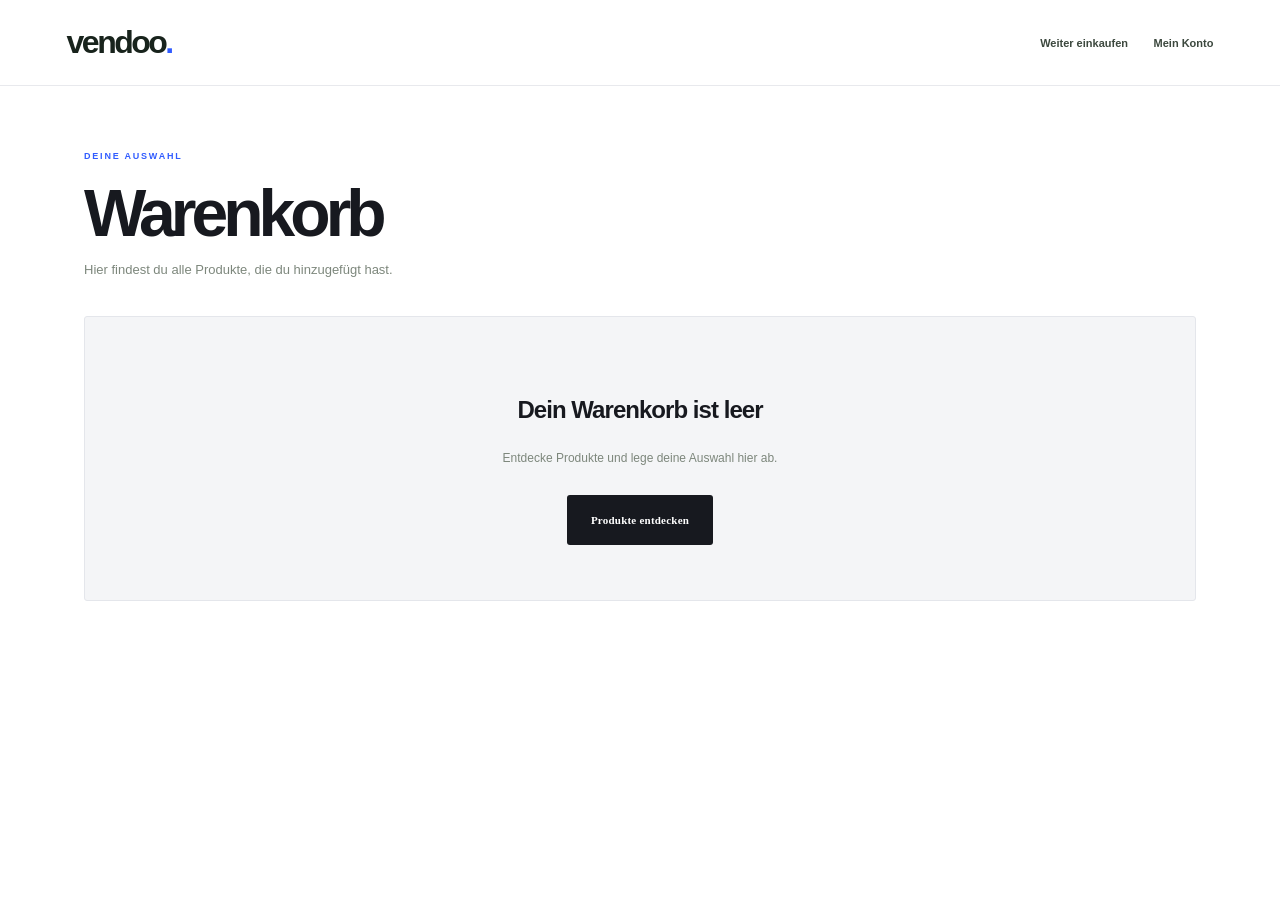
<file: cart.html>
<!doctype html><html lang="de"><head><meta charset="utf-8"><meta name="viewport" content="width=device-width,initial-scale=1"><title>Warenkorb – Vendoo</title><link rel="stylesheet" href="styles.css?v=vendoo03"><script src="products.js?v=vendoo03" defer></script><script src="app.js?v=vendoo03" defer></script></head><body><header class="header"><a class="logo" href="index.html">vendoo<span>.</span></a><nav class="nav"><a href="index.html">Weiter einkaufen</a><a href="account.html">Mein Konto</a></nav></header><main class="page-wrap"><p class="kicker">DEINE AUSWAHL</p><h1 class="page-title">Warenkorb</h1><p class="page-intro">Hier findest du alle Produkte, die du hinzugefügt hast.</p><div id="cart-page"></div></main></body></html>
</file>
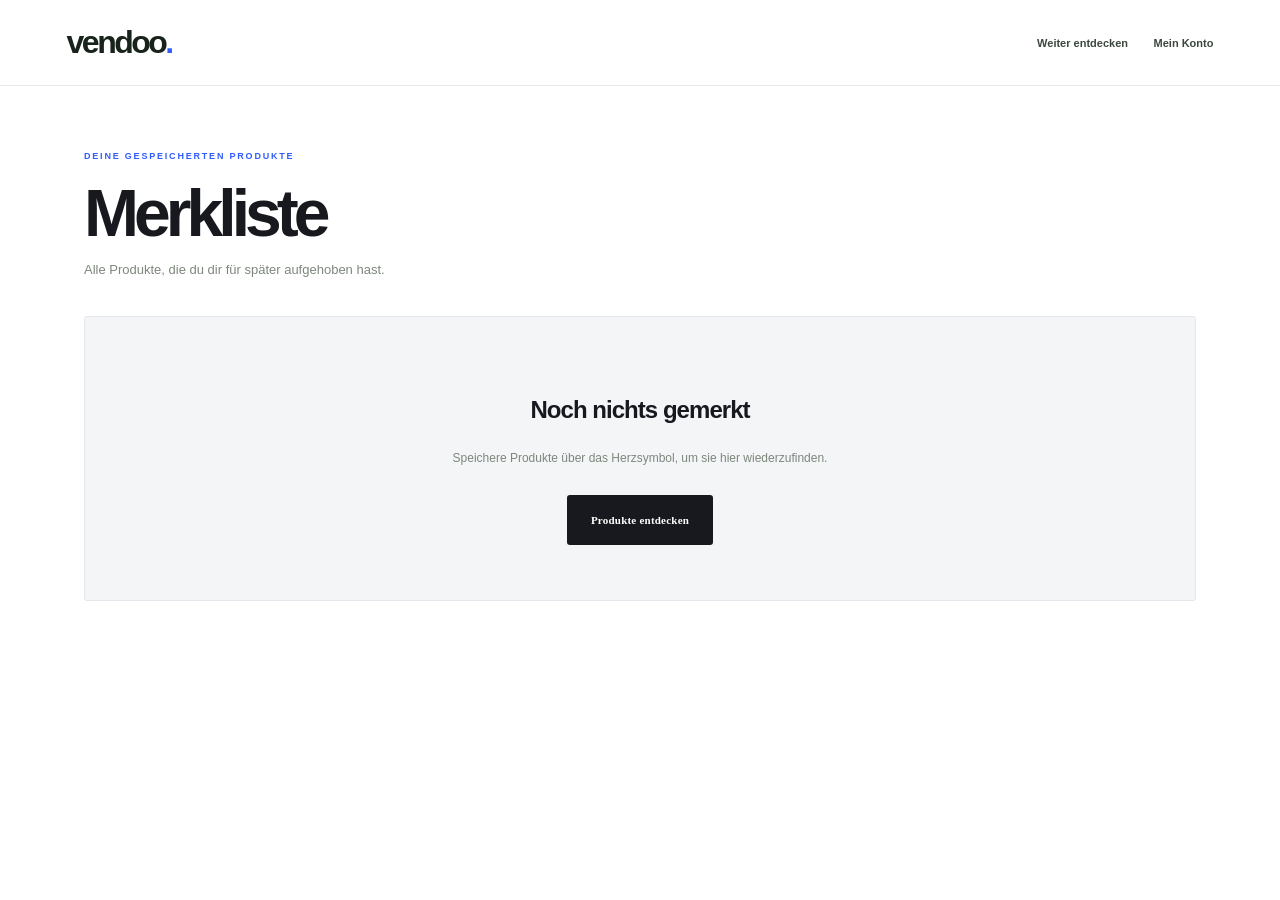
<file: favorites.html>
<!doctype html><html lang="de"><head><meta charset="utf-8"><meta name="viewport" content="width=device-width,initial-scale=1"><title>Merkliste – Vendoo</title><link rel="stylesheet" href="styles.css?v=vendoo03"><script src="products.js?v=vendoo03" defer></script><script src="app.js?v=vendoo03" defer></script></head><body><header class="header"><a class="logo" href="index.html">vendoo<span>.</span></a><nav class="nav"><a href="index.html">Weiter entdecken</a><a href="account.html">Mein Konto</a></nav></header><main class="page-wrap"><p class="kicker">DEINE GESPEICHERTEN PRODUKTE</p><h1 class="page-title">Merkliste</h1><p class="page-intro">Alle Produkte, die du dir für später aufgehoben hast.</p><div id="favorites-page"></div></main></body></html>
</file>
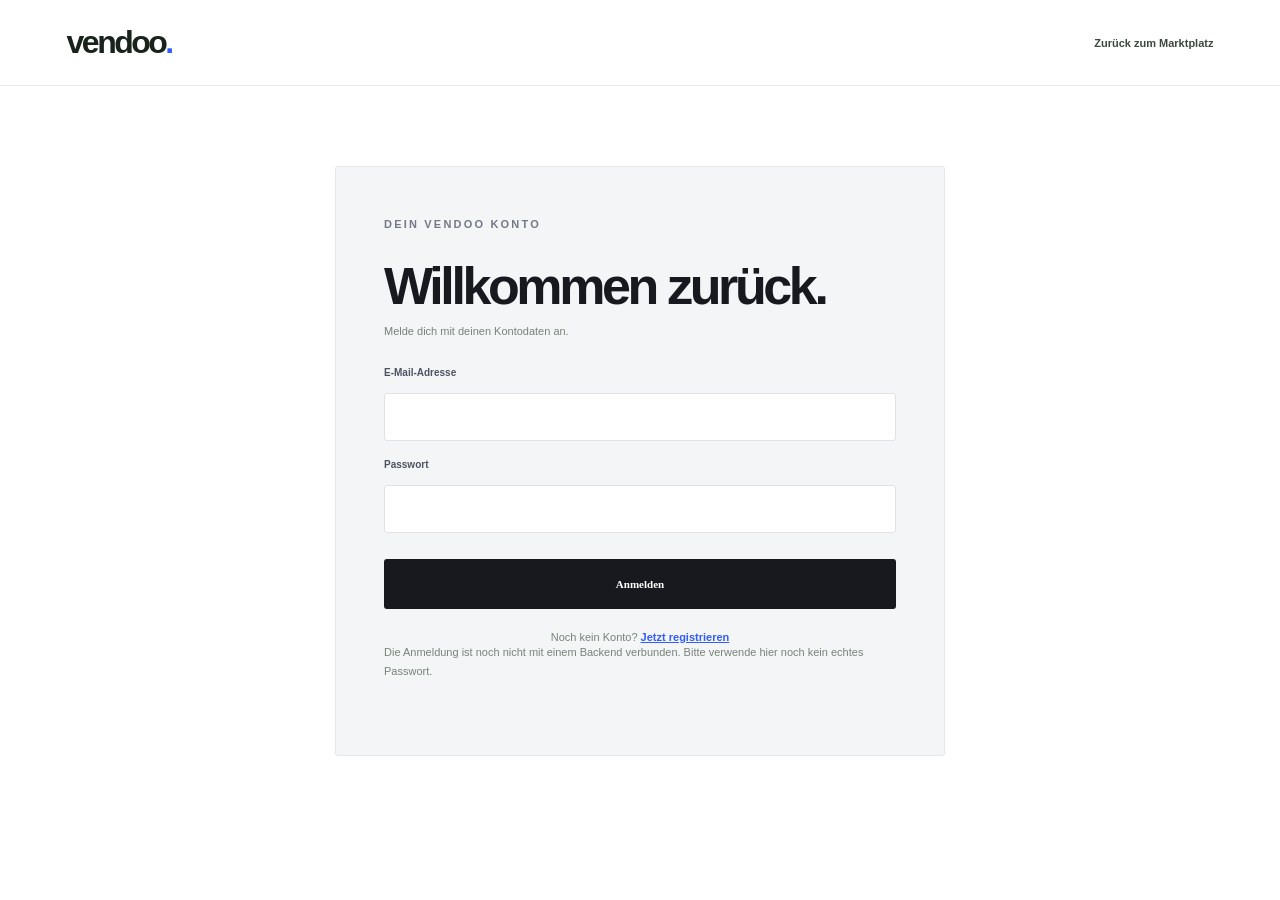
<file: login.html>
<!doctype html><html lang="de"><head><meta charset="utf-8"><meta name="viewport" content="width=device-width,initial-scale=1"><title>Anmelden – Vendoo</title><link rel="stylesheet" href="styles.css?v=vendoo03"><script src="app.js?v=vendoo03" defer></script></head><body><header class="header"><a class="logo" href="index.html">vendoo<span>.</span></a><nav class="nav"><a href="index.html">Zurück zum Marktplatz</a></nav></header><main class="page-wrap"><div class="form-card"><p class="kicker">DEIN VENDOO KONTO</p><h1>Willkommen zurück.</h1><p>Melde dich mit deinen Kontodaten an.</p><form id="auth-form"><div class="field"><label for="email">E-Mail-Adresse</label><input id="email" type="email" autocomplete="email" required></div><div class="field"><label for="password">Passwort</label><input id="password" type="password" autocomplete="current-password" required></div><div id="form-notice" class="notice error" hidden></div><button class="form-submit">Anmelden</button></form><div class="form-switch">Noch kein Konto? <a href="register.html">Jetzt registrieren</a></div><p class="form-note">Die Anmeldung ist noch nicht mit einem Backend verbunden. Bitte verwende hier noch kein echtes Passwort.</p></div></main></body></html>
</file>
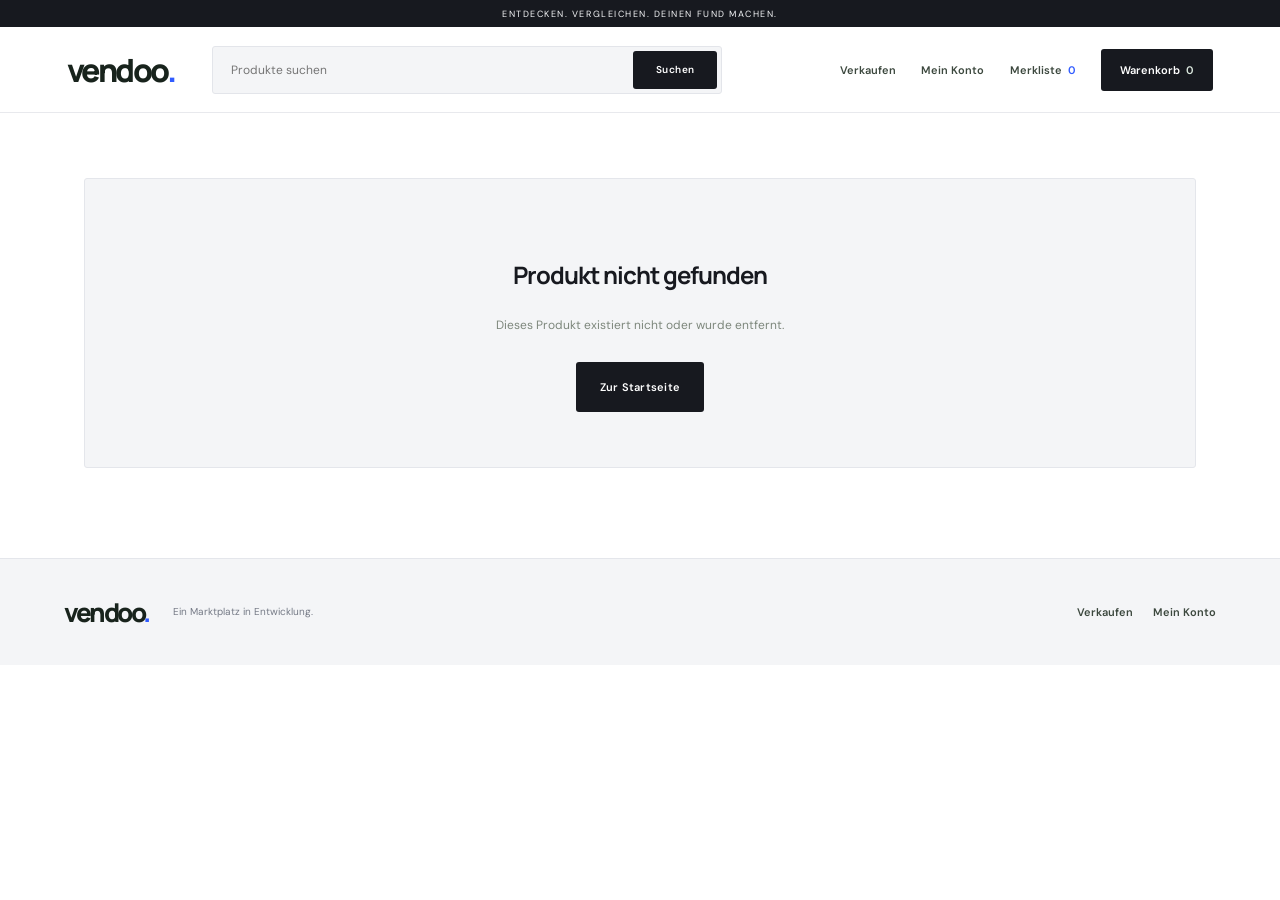
<file: product.html>
<!doctype html><html lang="de"><head><meta charset="utf-8"><meta name="viewport" content="width=device-width,initial-scale=1"><title>Produkt – Vendoo</title><link rel="preconnect" href="https://fonts.googleapis.com"><link href="https://fonts.googleapis.com/css2?family=DM+Sans:wght@400;500;600;700&family=Manrope:wght@500;600;700;800&display=swap" rel="stylesheet"><link rel="stylesheet" href="styles.css?v=vendoo03"><script src="products.js?v=vendoo03" defer></script><script src="app.js?v=vendoo03" defer></script></head><body><div class="topline">Entdecken. Vergleichen. Deinen Fund machen.</div><header class="header"><a class="logo" href="index.html">vendoo<span>.</span></a><form class="search" id="search-form"><input id="search-input" placeholder="Produkte suchen"><button>Suchen</button></form><nav class="nav"><a href="sell.html">Verkaufen</a><a href="account.html">Mein Konto</a><a href="favorites.html">Merkliste <span id="favorite-count">0</span></a><a class="nav-cart" href="cart.html">Warenkorb <span id="cart-count">0</span></a></nav><button class="menu-toggle" id="menu-toggle">Menü</button></header><main class="page-wrap" id="product-page"></main><footer class="footer"><a class="logo" href="index.html">vendoo<span>.</span></a><p>Ein Marktplatz in Entwicklung.</p><div class="footer-links"><a href="sell.html">Verkaufen</a><a href="account.html">Mein Konto</a></div></footer></body></html>
</file>
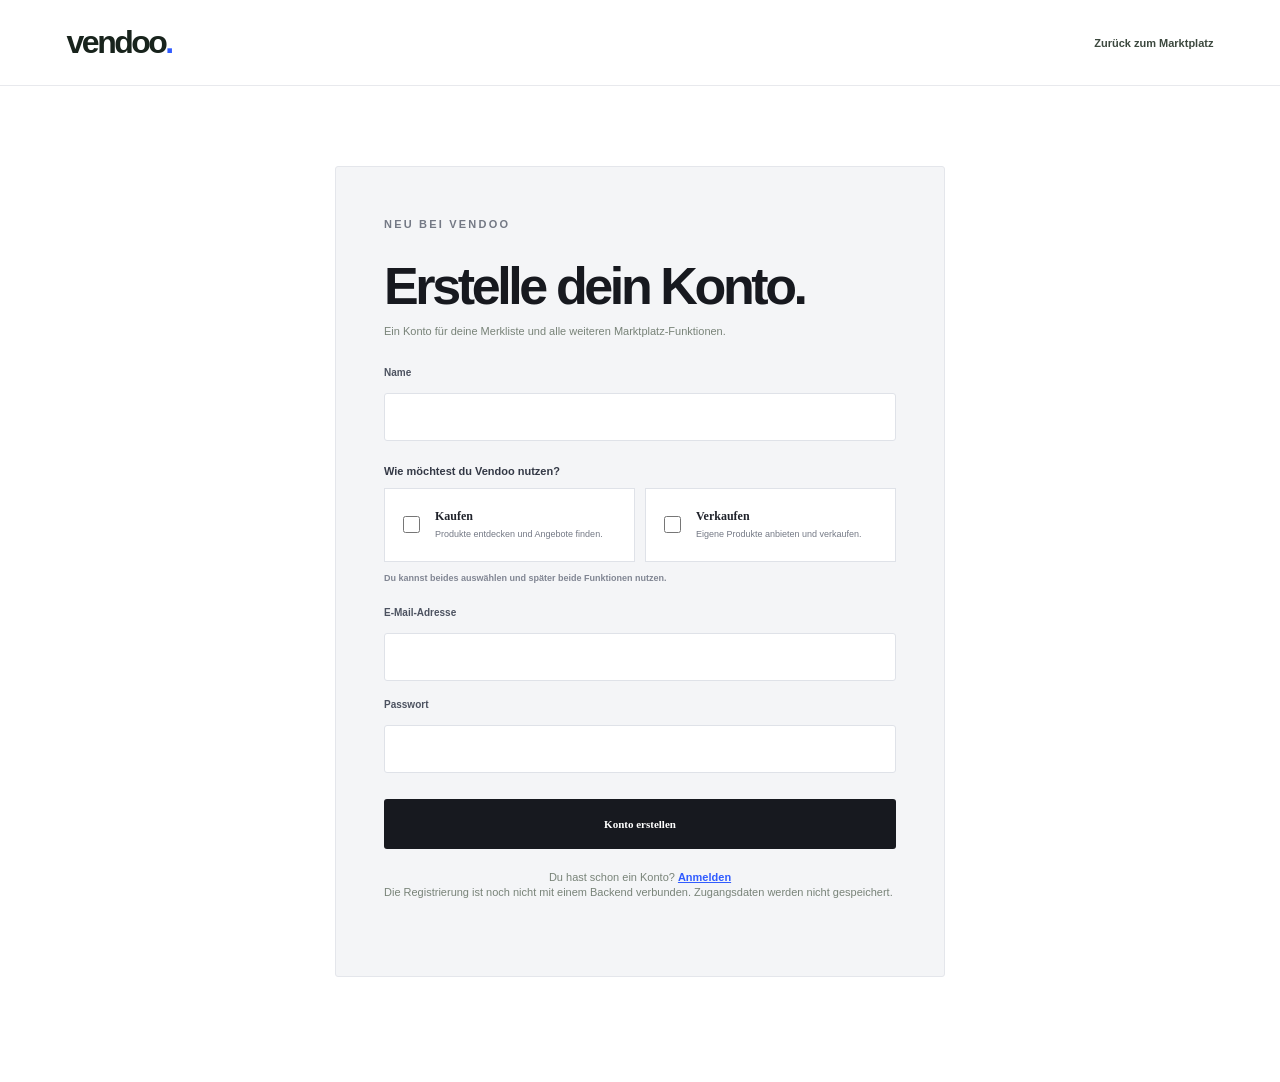
<file: register.html>
<!doctype html><html lang="de"><head><meta charset="utf-8"><meta name="viewport" content="width=device-width,initial-scale=1"><title>Konto erstellen – Vendoo</title><link rel="stylesheet" href="styles.css?v=vendoo03"><script src="app.js?v=vendoo03" defer></script></head><body><header class="header"><a class="logo" href="index.html">vendoo<span>.</span></a><nav class="nav"><a href="index.html">Zurück zum Marktplatz</a></nav></header><main class="page-wrap"><div class="form-card"><p class="kicker">NEU BEI VENDOO</p><h1>Erstelle dein Konto.</h1><p>Ein Konto für deine Merkliste und alle weiteren Marktplatz-Funktionen.</p><form id="auth-form"><div class="field"><label for="name">Name</label><input id="name" autocomplete="name" required></div><fieldset class="role-selection" style="border:0;padding:0"><p>Wie möchtest du Vendoo nutzen?</p><div class="role-options"><label class="role-option"><input type="checkbox" name="role" value="buyer"><span><strong>Kaufen</strong><small>Produkte entdecken und Angebote finden.</small></span></label><label class="role-option"><input type="checkbox" name="role" value="seller"><span><strong>Verkaufen</strong><small>Eigene Produkte anbieten und verkaufen.</small></span></label></div><p class="role-hint">Du kannst beides auswählen und später beide Funktionen nutzen.</p></fieldset><div class="field"><label for="email">E-Mail-Adresse</label><input id="email" type="email" autocomplete="email" required></div><div class="field"><label for="password">Passwort</label><input id="password" type="password" autocomplete="new-password" minlength="8" required></div><div id="form-notice" class="notice error" hidden></div><button class="form-submit">Konto erstellen</button></form><div class="form-switch">Du hast schon ein Konto? <a href="login.html">Anmelden</a></div><p class="form-note">Die Registrierung ist noch nicht mit einem Backend verbunden. Zugangsdaten werden nicht gespeichert.</p></div></main></body></html>
</file>
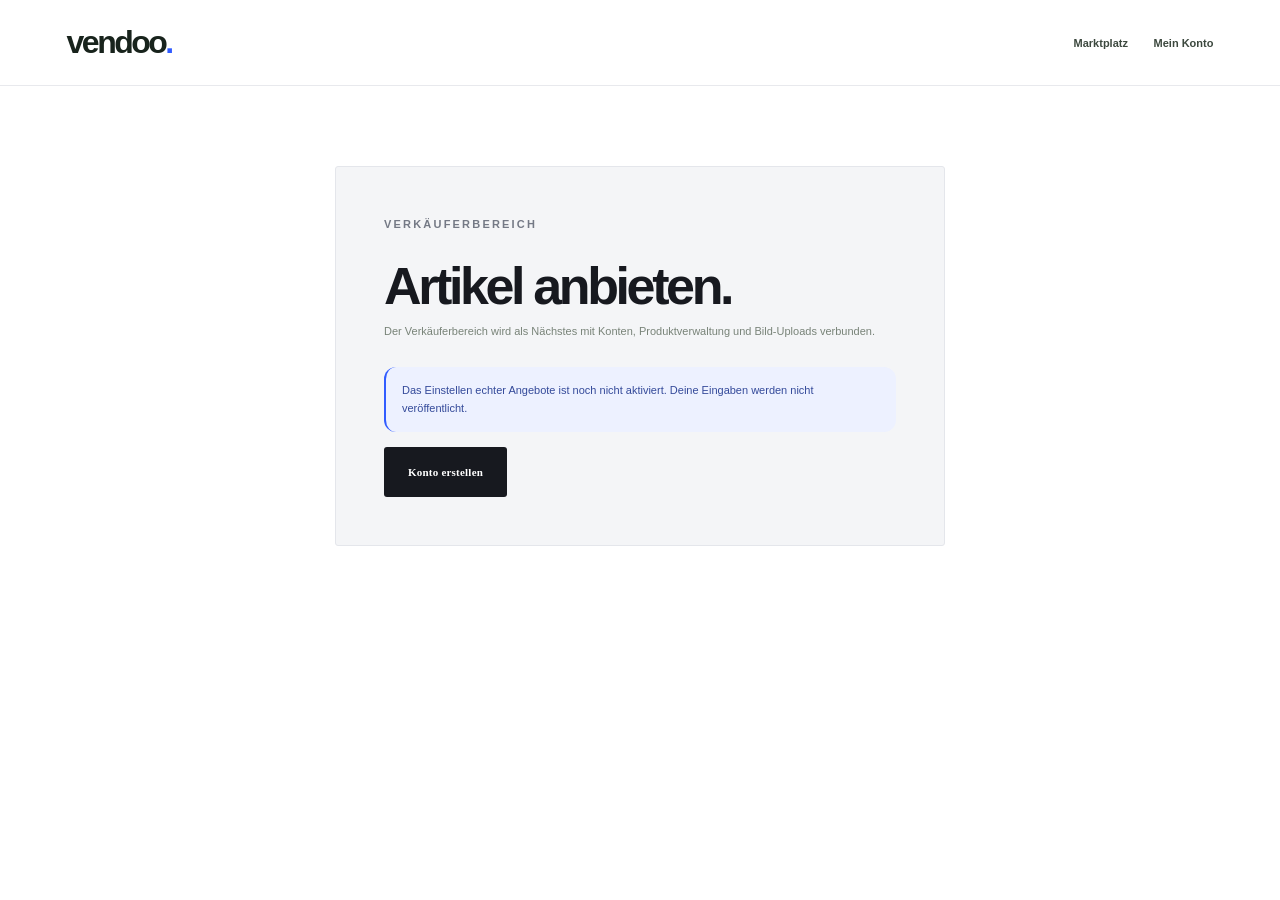
<file: sell.html>
<!doctype html><html lang="de"><head><meta charset="utf-8"><meta name="viewport" content="width=device-width,initial-scale=1"><title>Verkaufen – Vendoo</title><link rel="stylesheet" href="styles.css?v=vendoo03"><script src="app.js?v=vendoo03" defer></script></head><body><header class="header"><a class="logo" href="index.html">vendoo<span>.</span></a><nav class="nav"><a href="index.html">Marktplatz</a><a href="account.html">Mein Konto</a></nav></header><main class="page-wrap"><div class="form-card"><p class="kicker">VERKÄUFERBEREICH</p><h1>Artikel anbieten.</h1><p>Der Verkäuferbereich wird als Nächstes mit Konten, Produktverwaltung und Bild-Uploads verbunden.</p><div class="notice">Das Einstellen echter Angebote ist noch nicht aktiviert. Deine Eingaben werden nicht veröffentlicht.</div><a class="button button-dark" href="register.html">Konto erstellen</a></div></main></body></html>
</file>
<file: styles.css>
:root{--ink:#171916;--muted:#777b73;--line:#e7e8e2;--paper:#fff;--canvas:#f7f7f4;--accent:#315b49;--accent-soft:#e9efe9;--radius:4px}*{box-sizing:border-box}html{scroll-behavior:smooth}body{margin:0;background:var(--paper);color:var(--ink);font-family:"DM Sans",Arial,sans-serif;-webkit-font-smoothing:antialiased}.topline{height:31px;background:#1c211d;color:#e8ebe5;display:flex;align-items:center;justify-content:center;font-size:10px;letter-spacing:.08em}.header{height:82px;padding:0 max(34px,calc((100% - 1320px)/2));display:flex;align-items:center;gap:45px;border-bottom:1px solid var(--line);background:#fff;position:sticky;top:0;z-index:20}.logo{font:800 31px Manrope,sans-serif;letter-spacing:-2px;color:var(--ink);text-decoration:none;white-space:nowrap}.logo span{color:var(--accent)}.search{height:43px;max-width:470px;flex:1;display:flex;background:var(--canvas);border:1px solid #eeefe9}.search input{flex:1;min-width:0;border:0;background:transparent;padding:0 15px;outline:none;font:12px "DM Sans"}.search button{border:0;background:var(--accent);color:white;padding:0 19px;font:600 11px "DM Sans";cursor:pointer}.nav{margin-left:auto;display:flex;align-items:center;gap:25px;white-space:nowrap}.nav a,.footer-links a{font-size:11px;font-weight:600;text-decoration:none;color:#41463f}.nav a:hover,.footer-links a:hover{color:var(--accent)}.nav a span{color:var(--accent);margin-left:3px}.nav-cart{padding:11px 14px;background:#1c211d;color:#fff!important}.nav-cart span{color:#dce9df!important}.menu-toggle{display:none}.hero{max-width:1320px;margin:36px auto 0;min-height:480px;padding:55px 65px;background:var(--canvas);display:grid;grid-template-columns:.92fr 1.08fr;gap:55px;align-items:center}.kicker{font-size:9px;font-weight:700;letter-spacing:.17em;color:var(--accent);margin:0 0 17px}.hero h1{font:700 clamp(43px,5vw,67px)/1.06 Manrope,sans-serif;letter-spacing:-3.8px;margin:0}.hero h1 span{font-family:Georgia,serif;font-weight:400;font-style:italic;color:var(--accent);letter-spacing:-2.8px}.hero-content>p:not(.kicker){max-width:390px;color:var(--muted);font-size:13px;line-height:1.8;margin:23px 0 29px}.button{min-height:46px;padding:0 18px;display:inline-flex;align-items:center;justify-content:center;gap:27px;text-decoration:none;font:600 11px "DM Sans";border:1px solid transparent;cursor:pointer}.button-dark{background:#1c211d;color:white}.button-dark:hover{background:var(--accent)}.hero-visual{position:relative;padding:0 0 24px 24px}.hero-panel{background:#e4e7df;padding:13px;box-shadow:15px 15px 0 #d8ddd4}.hero-panel-top,.hero-panel-bottom{display:flex;align-items:center;justify-content:space-between;padding:9px 5px;font-size:8px;letter-spacing:.12em;font-weight:700;color:#596257}.hero-panel img{width:100%;height:265px;display:block;object-fit:cover}.hero-panel-bottom{padding:15px 5px 5px}.hero-panel-bottom div{display:grid;gap:6px}.hero-panel-bottom small{font-size:8px;color:#788174}.hero-panel-bottom strong{font:600 18px Manrope}.hero-arrow{font-size:25px;color:var(--accent)}.hero-index{position:absolute;right:-12px;bottom:0;font-size:8px;letter-spacing:.16em;color:var(--muted)}.trust-strip{max-width:1320px;margin:auto;padding:28px 65px 34px;display:grid;grid-template-columns:repeat(3,1fr);border-bottom:1px solid var(--line)}.trust-strip div{display:grid;gap:5px;border-right:1px solid var(--line);padding-left:25px}.trust-strip div:first-child{padding-left:0}.trust-strip div:last-child{border:0}.trust-strip strong{font-size:11px}.trust-strip span{font-size:10px;color:var(--muted)}.section{max-width:1320px;margin:78px auto 90px;padding:0 24px}.section-head{display:flex;align-items:end;justify-content:space-between}.section-head h2,.sell-callout h2{font:700 34px Manrope;letter-spacing:-1.5px;margin:0}.section-sub{font-size:12px;color:var(--muted);margin:10px 0 0}.sort-control{display:flex;align-items:center;gap:10px;font-size:10px;color:var(--muted)}select{font:11px "DM Sans";border:1px solid var(--line);background:#fff;padding:11px;color:var(--ink);border-radius:0}.filters{display:flex;gap:8px;flex-wrap:wrap;margin:32px 0 20px}.filter{padding:10px 15px;background:#fff;border:1px solid var(--line);color:#555b52;font:600 10px "DM Sans";cursor:pointer}.filter:hover,.filter.active{background:#1c211d;border-color:#1c211d;color:white}.catalog-meta{display:flex;justify-content:space-between;align-items:center;font-size:10px;color:var(--muted);margin:0 0 16px}.subtle-button{border:0;background:none;color:var(--accent);font:600 10px "DM Sans";cursor:pointer}.product-grid{display:grid;grid-template-columns:repeat(4,minmax(0,1fr));gap:34px 18px}.product-card{min-width:0;cursor:pointer;text-decoration:none;color:inherit;display:block}.product-photo{height:270px;background:#f0f1ed;position:relative;overflow:hidden}.product-photo img{width:100%;height:100%;object-fit:cover;display:block;transition:transform .35s}.product-card:hover .product-photo img{transform:scale(1.035)}.product-label{position:absolute;top:12px;left:12px;background:#fff;padding:6px 8px;font-size:8px;font-weight:700;letter-spacing:.08em}.save-button{position:absolute;right:11px;top:11px;width:32px;height:32px;background:#fff;border:0;border-radius:50%;font-size:18px;color:#323830;cursor:pointer}.save-button.saved{color:#a33e43}.product-data{padding:13px 1px}.product-category{font-size:8px;letter-spacing:.13em;color:var(--muted);text-transform:uppercase}.product-title{font-size:13px;font-weight:600;margin:7px 0 9px}.product-foot{display:flex;align-items:center;justify-content:space-between}.product-price{font-size:13px;font-weight:700}.product-condition{font-size:9px;color:var(--muted)}.empty-state{text-align:center;padding:65px 20px;background:var(--canvas)}.empty-state h3{font:600 20px Manrope}.empty-state p{font-size:12px;color:var(--muted);margin-bottom:20px}.button-outline{border-color:var(--line);background:#fff;color:var(--ink)}.sell-callout{max-width:1272px;margin:0 auto 85px;padding:46px 55px;background:#e9eee8;display:flex;align-items:center;justify-content:space-between}.sell-callout h2{font-size:29px;line-height:1.25}.sell-callout p:not(.kicker){font-size:11px;color:#697267;margin:13px 0 0}.button-light{background:#fff;color:#1c211d}.footer{border-top:1px solid var(--line);padding:32px max(34px,calc((100% - 1272px)/2));display:flex;align-items:center;gap:24px}.footer .logo{font-size:26px}.footer p,.footer small{font-size:10px;color:var(--muted)}.footer-links{display:flex;gap:20px;margin-left:auto}.footer-links a{font-size:10px}.page-wrap{max-width:1180px;margin:50px auto 90px;padding:0 24px}.breadcrumbs{font-size:10px;color:var(--muted);margin-bottom:25px}.breadcrumbs a{color:inherit;text-decoration:none}.page-title{font:700 34px Manrope;letter-spacing:-1.4px;margin:0 0 10px}.page-intro{font-size:12px;color:var(--muted);margin:0 0 28px}.product-layout{display:grid;grid-template-columns:1.1fr .9fr;gap:55px}.product-main-image{width:100%;height:500px;object-fit:cover;background:var(--canvas)}.product-details{padding-top:12px}.product-details h1{font:700 34px Manrope;letter-spacing:-1.5px;margin:10px 0}.detail-price{font-size:24px;font-weight:700;margin:20px 0}.detail-description{font-size:13px;line-height:1.8;color:#646b62}.detail-meta{border-top:1px solid var(--line);border-bottom:1px solid var(--line);padding:17px 0;margin:25px 0;display:grid;gap:12px;font-size:11px}.detail-meta div{display:flex;justify-content:space-between}.detail-meta span{color:var(--muted)}.detail-actions{display:grid;grid-template-columns:1fr 48px;gap:10px}.detail-actions button{height:48px}.detail-buy{border:0;background:#1c211d;color:#fff;font:600 11px "DM Sans";cursor:pointer}.detail-save{border:1px solid var(--line);background:#fff;font-size:18px;cursor:pointer}.form-card{max-width:480px;margin:0 auto;padding:36px;border:1px solid var(--line);background:#fff}.form-card h1{font:700 29px Manrope;letter-spacing:-1px;margin:0 0 9px}.form-card>p{font-size:11px;color:var(--muted);line-height:1.7;margin:0 0 25px}.field{display:grid;gap:7px;margin-bottom:16px}.field label{font-size:10px;font-weight:700}.field input,.field textarea,.field select{width:100%;padding:13px;border:1px solid #dfe2da;background:#fff;font:12px "DM Sans";outline:none}.field input:focus,.field textarea:focus{border-color:var(--accent)}.form-submit{width:100%;height:46px;border:0;background:#1c211d;color:white;font:600 11px "DM Sans";cursor:pointer;margin-top:5px}.form-note{font-size:10px;color:var(--muted);line-height:1.6;margin-top:17px}.form-switch{font-size:11px;text-align:center;margin-top:19px}.form-switch a{color:var(--accent);font-weight:700}.notice{padding:13px 15px;background:var(--accent-soft);font-size:11px;line-height:1.6;margin:15px 0;color:#284734}.notice.error{background:#f8e9e7;color:#803a35}.cart-list{border-top:1px solid var(--line)}.cart-item{display:grid;grid-template-columns:100px 1fr auto;gap:18px;padding:18px 0;border-bottom:1px solid var(--line);align-items:center}.cart-item img{width:100px;height:100px;object-fit:cover;background:var(--canvas)}.cart-item h3{font-size:13px;margin:0 0 6px}.cart-item p{font-size:10px;color:var(--muted);margin:0 0 9px}.cart-item button{border:0;background:none;color:#8b3e3e;padding:0;font:10px "DM Sans";cursor:pointer}.cart-summary{margin:25px 0 0 auto;max-width:340px;padding:20px;background:var(--canvas)}.cart-summary div{display:flex;justify-content:space-between;font-size:12px;margin-bottom:15px}.cart-summary .form-submit{margin:0}.account-grid{display:grid;grid-template-columns:230px 1fr;gap:35px}.account-menu{border:1px solid var(--line);align-self:start}.account-menu a{display:block;padding:14px 16px;border-bottom:1px solid var(--line);text-decoration:none;color:var(--ink);font-size:11px}.account-menu a:last-child{border:0}.account-panel{padding:25px;border:1px solid var(--line)}.account-panel h2{font:600 20px Manrope;margin-top:0}.account-panel p{font-size:12px;color:var(--muted);line-height:1.7}.mobile-only{display:none}@media(max-width:950px){.header{padding:0 20px;gap:22px}.nav{gap:13px}.hero{margin:20px 20px 0;padding:40px;gap:25px}.hero h1{font-size:50px}.product-photo{height:220px}.section{padding:0 20px}.sell-callout{margin-left:20px;margin-right:20px}}@media(max-width:680px){.topline{font-size:9px}.header{height:auto;min-height:68px;padding:12px 16px;gap:13px;flex-wrap:wrap}.logo{font-size:27px}.search{order:3;flex-basis:100%;max-width:none;height:41px}.nav{display:none;order:4;width:100%;margin:0;padding:12px 0 5px;flex-direction:column;align-items:stretch;gap:0}.nav.open{display:flex}.nav a{padding:13px 2px;border-top:1px solid var(--line)}.nav-cart{padding:13px 10px!important}.menu-toggle{display:block;margin-left:auto;background:white;border:1px solid var(--line);padding:9px 12px;font:600 10px "DM Sans"}.hero{margin:12px 12px 0;padding:29px 22px 25px;grid-template-columns:1fr;gap:28px}.hero h1{font-size:45px;letter-spacing:-2.7px}.hero h1 span{letter-spacing:-2px}.hero-content>p:not(.kicker){font-size:12px}.hero-visual{padding-left:10px}.hero-panel img{height:210px}.trust-strip{padding:23px 18px;grid-template-columns:1fr;gap:16px}.trust-strip div{padding:0 0 13px;border-right:0;border-bottom:1px solid var(--line)}.trust-strip div:last-child{border:0;padding-bottom:0}.section{margin:55px auto 60px;padding:0 14px}.section-head{align-items:start;gap:15px;flex-direction:column}.section-head h2{font-size:29px}.sort-control{align-self:flex-end}.filters{gap:6px;margin:23px 0 17px}.filter{padding:9px 11px;font-size:9px}.product-grid{grid-template-columns:repeat(2,minmax(0,1fr));gap:22px 11px}.product-photo{height:185px}.product-title{font-size:12px}.sell-callout{margin:0 12px 55px;padding:28px 22px;display:block}.sell-callout h2{font-size:24px}.sell-callout .button{margin-top:22px}.footer{padding:25px 17px;flex-wrap:wrap;gap:10px}.footer p{width:100%;margin:0}.footer-links{margin:10px 0;width:100%;gap:16px}.footer small{width:100%}.page-wrap{margin:30px auto 60px;padding:0 15px}.page-title{font-size:29px}.product-layout{grid-template-columns:1fr;gap:22px}.product-main-image{height:340px}.product-details{padding:0}.product-details h1{font-size:28px}.form-card{padding:25px 20px}.account-grid{grid-template-columns:1fr;gap:15px}.account-menu{display:grid;grid-template-columns:1fr 1fr}.account-menu a{border-right:1px solid var(--line)}.cart-item{grid-template-columns:76px 1fr auto;gap:11px}.cart-item img{width:76px;height:76px}.cart-summary{max-width:none}.mobile-only{display:block}}

/* Interaction and motion refinement */
:root{scroll-padding-top:100px}html{scroll-behavior:smooth}body{overflow-x:hidden}.header{backdrop-filter:saturate(160%) blur(14px);background:rgba(255,255,255,.94);transition:box-shadow .25s ease}.header:has(.nav.open){box-shadow:0 12px 35px rgba(20,30,20,.08)}a,button,select{ -webkit-tap-highlight-color:transparent}button,.button,.filter,.product-card,.save-button{transition:background-color .2s ease,color .2s ease,border-color .2s ease,transform .2s ease,box-shadow .2s ease}.button:hover,.form-submit:hover,.detail-buy:hover{transform:translateY(-2px);box-shadow:0 8px 20px rgba(20,30,20,.12)}button:focus-visible,a:focus-visible,input:focus-visible,select:focus-visible{outline:3px solid rgba(49,91,73,.35);outline-offset:3px}.product-grid{align-items:start}.product-card{animation:card-in .42s both}.product-card:hover{transform:translateY(-4px)}.product-photo{border-radius:3px}.product-photo img{transition:transform .65s cubic-bezier(.2,.7,.2,1),filter .35s}.product-card:hover .product-photo img{transform:scale(1.055);filter:saturate(1.05)}.save-button{box-shadow:0 3px 12px rgba(0,0,0,.08)}.save-button:hover{transform:scale(1.08)}.product-title{display:block;color:inherit;text-decoration:none}.product-title:hover{color:var(--accent)}.filter{border-radius:99px;padding:11px 17px}.filter:hover{transform:translateY(-1px)}.hero-panel{border-radius:4px;overflow:hidden}.hero-panel img{transition:transform .8s cubic-bezier(.2,.7,.2,1)}.hero-panel:hover img{transform:scale(1.025)}.hero{border-radius:5px;overflow:hidden}.sell-callout{border-radius:4px}.product-image-wrap{overflow:hidden;border-radius:4px;background:var(--canvas)}.product-main-image{display:block;transition:transform .6s ease}.product-image-wrap:hover .product-main-image{transform:scale(1.025)}.cart-layout{display:grid;grid-template-columns:minmax(0,1fr) 330px;gap:32px;align-items:start}.cart-summary{position:sticky;top:110px;width:100%}.cart-summary .cart-total{border-top:1px solid var(--line);padding-top:15px;font-size:15px}.cart-item-info h3 a{color:inherit;text-decoration:none}.cart-item-info h3 a:hover{color:var(--accent)}.quantity-control{display:flex;align-items:center;gap:10px;margin-top:12px}.quantity-control button{width:27px;height:27px;border:1px solid var(--line);background:#fff;color:var(--ink);cursor:pointer}.quantity-control button:hover{border-color:var(--accent);color:var(--accent)}.quantity-control span{font-size:11px;min-width:14px;text-align:center}.quantity-control .remove-item{width:auto;border:0;color:#8b3e3e;margin-left:8px;padding:0 5px;font-size:10px}.vendoo-toast{position:fixed;z-index:100;left:50%;bottom:24px;transform:translate(-50%,18px);opacity:0;pointer-events:none;background:#1c211d;color:#fff;padding:13px 19px;border-radius:4px;font-size:12px;box-shadow:0 12px 35px rgba(0,0,0,.18);transition:opacity .22s ease,transform .22s ease}.vendoo-toast.show{opacity:1;transform:translate(-50%,0)}.empty-state{animation:card-in .3s ease}.form-card,.account-panel{border-radius:5px;box-shadow:0 14px 50px rgba(20,30,20,.045)}.form-submit,.detail-buy{transition:transform .2s,background .2s,box-shadow .2s}.form-submit:hover{background:var(--accent)}.notice{border-radius:3px}@keyframes card-in{from{opacity:0;transform:translateY(10px)}to{opacity:1;transform:translateY(0)}}@media(prefers-reduced-motion:reduce){*,*::before,*::after{scroll-behavior:auto!important;animation-duration:.01ms!important;animation-iteration-count:1!important;transition-duration:.01ms!important}}@media(max-width:900px){.cart-layout{grid-template-columns:1fr 280px;gap:18px}}@media(max-width:680px){.cart-layout{grid-template-columns:1fr;gap:12px}.cart-summary{position:static;max-width:none}.cart-item{grid-template-columns:76px minmax(0,1fr)}.line-total{grid-column:2;justify-self:start}.product-photo{height:clamp(155px,45vw,225px)}.hero{border-radius:3px}.vendoo-toast{width:max-content;max-width:calc(100vw - 32px);text-align:center;bottom:16px}.filters{overflow-x:auto;flex-wrap:nowrap;padding:2px 1px 8px;scrollbar-width:none}.filters::-webkit-scrollbar{display:none}.filter{white-space:nowrap;flex:none}}


/* Vendoo rounded visual system */
:root{--radius:18px;--radius-lg:26px;--radius-pill:999px;--line:#e9ece7;--canvas:#f6f8f5;--accent:#315b49}
body{background:#fff}
.topline{height:34px;letter-spacing:.045em}
.header{height:78px;padding-left:max(28px,calc((100% - 1360px)/2));padding-right:max(28px,calc((100% - 1360px)/2));border-bottom-color:#eff1ed}
.logo{font-size:32px;letter-spacing:-2.2px}
.search{height:48px;max-width:520px;border:1px solid #e8ece7;border-radius:var(--radius-pill);background:#f7f9f6;overflow:hidden}
.search input{padding-left:20px;font-size:13px}
.search button{padding:0 23px;border-radius:var(--radius-pill);margin:4px}
.nav{gap:20px}
.nav a{font-size:12px}
.nav-cart{border-radius:var(--radius-pill);padding:13px 18px}
.hero{max-width:1360px;margin:28px auto 0;min-height:500px;padding:58px 66px;background:linear-gradient(120deg,#f4f7f2 0%,#f8f9f6 60%,#edf2eb 100%);border-radius:var(--radius-lg)}
.hero h1{letter-spacing:-3.5px}
.button{min-height:50px;padding:0 23px;border-radius:var(--radius-pill);font-size:12px;gap:24px}
.button-dark{background:#202a23}
.hero-panel{padding:12px;border-radius:22px;background:#e8ede6;box-shadow:14px 14px 0 rgba(49,91,73,.09)}
.hero-panel img{height:280px;border-radius:14px}
.hero-panel-top,.hero-panel-bottom{padding-left:9px;padding-right:9px}
.trust-strip{padding-top:32px;padding-bottom:38px}
.section{margin-top:82px}
.section-head h2,.sell-callout h2{letter-spacing:-1.7px}
.sort-control select{border-radius:var(--radius-pill);padding:12px 16px}
.filters{gap:9px}
.filter{border-radius:var(--radius-pill);padding:12px 18px;font-size:11px}
.catalog-meta{margin-top:2px}
.product-grid{gap:35px 20px}
.product-card{border-radius:18px;padding:0 0 9px;overflow:hidden}
.product-card:hover{box-shadow:0 15px 38px rgba(25,40,28,.075)}
.product-photo{height:285px;border-radius:17px;background:#f2f4f0}
.product-photo img{border-radius:17px}
.product-label{border-radius:var(--radius-pill);padding:8px 11px;top:13px;left:13px}
.save-button{width:39px;height:39px;top:12px;right:12px;border-radius:50%;font-size:19px}
.product-data{padding:14px 9px 8px}
.product-category{letter-spacing:.11em}
.product-title{font-size:14px;margin:8px 0 11px}
.product-price{font-size:14px}
.sell-callout{border-radius:var(--radius-lg);padding:52px 58px;background:linear-gradient(115deg,#eaf0e9,#f3f6f1)}
.button-light{border-radius:var(--radius-pill)}
.footer{padding-top:38px;padding-bottom:38px}
.page-wrap{max-width:1240px;margin-top:56px}
.page-title{letter-spacing:-1.8px}
.product-layout{gap:64px}
.product-image-wrap{border-radius:var(--radius-lg)}
.product-main-image{height:540px;border-radius:var(--radius-lg)}
.product-details{padding-top:20px}
.product-details h1{font-size:40px;letter-spacing:-2px}
.detail-price{font-size:29px}
.detail-actions{grid-template-columns:1fr 54px;gap:12px}
.detail-actions button{height:54px;border-radius:var(--radius-pill)}
.detail-save{font-size:20px}
.form-card{max-width:500px;padding:42px;border:1px solid #edf0eb;border-radius:var(--radius-lg);box-shadow:0 18px 55px rgba(28,40,30,.07)}
.form-card h1{letter-spacing:-1.5px}
.field input,.field textarea,.field select{min-height:48px;border:1px solid #e4e9e2;border-radius:12px;padding:14px 15px;font-size:13px;background:#fbfcfa}
.field input:focus,.field textarea:focus{border-color:#8ca694;box-shadow:0 0 0 4px rgba(49,91,73,.08)}
.form-submit,.detail-buy{height:50px;border-radius:var(--radius-pill);font-size:12px}
.notice{border-radius:12px;padding:15px 17px}
.account-panel{border:1px solid #edf0eb;border-radius:var(--radius-lg);padding:30px}
.account-menu{border:1px solid #edf0eb;border-radius:16px;overflow:hidden}
.account-menu a{padding:16px 18px}
.cart-layout{gap:38px}
.cart-summary{border:1px solid #edf0eb;border-radius:var(--radius-lg);padding:25px;background:#f7f9f6}
.cart-item{padding:22px 0;grid-template-columns:112px minmax(0,1fr) auto;gap:20px}
.cart-item img{width:112px;height:112px;border-radius:15px}
.quantity-control button{width:32px;height:32px;border-radius:50%}
.empty-state{border-radius:var(--radius-lg);background:#f6f8f5;padding:75px 20px}
.empty-state .button{margin-top:5px}
.vendoo-toast{border-radius:var(--radius-pill);padding:14px 22px}
@media(max-width:950px){.hero{margin-left:18px;margin-right:18px;padding:40px;border-radius:22px}.product-photo{height:230px}.product-main-image{height:460px}.product-layout{gap:34px}}
@media(max-width:680px){.header{border-radius:0 0 17px 17px;padding:12px 16px}.search{height:46px}.search button{padding:0 17px}.menu-toggle{border-radius:var(--radius-pill);padding:10px 15px}.nav a{padding:14px 10px}.hero{margin:12px 12px 0;padding:29px 21px 24px;border-radius:21px}.hero h1{font-size:44px;letter-spacing:-2.8px}.hero-panel{border-radius:17px;padding:9px;box-shadow:8px 8px 0 rgba(49,91,73,.09)}.hero-panel img{height:205px;border-radius:11px}.trust-strip{padding:24px 19px}.section{margin:54px auto 60px;padding:0 14px}.section-head h2{font-size:30px}.filter{padding:11px 15px}.product-grid{gap:20px 10px}.product-card{border-radius:14px;padding-bottom:7px}.product-photo{height:clamp(150px,44vw,215px);border-radius:14px}.product-photo img{border-radius:14px}.product-label{top:9px;left:9px;padding:7px 9px;font-size:7px}.save-button{top:8px;right:8px;width:34px;height:34px}.product-data{padding:11px 6px 5px}.product-title{font-size:12px}.product-price{font-size:12px}.product-condition{font-size:8px}.sell-callout{margin:0 12px 55px;padding:29px 22px;border-radius:20px}.sell-callout h2{font-size:24px}.page-wrap{margin:32px auto 60px}.product-layout{gap:22px}.product-image-wrap,.product-main-image{border-radius:18px}.product-main-image{height:350px}.product-details h1{font-size:30px}.form-card{padding:28px 21px;border-radius:20px}.cart-layout{gap:16px}.cart-item{grid-template-columns:76px minmax(0,1fr);gap:12px;padding:16px 0}.cart-item img{width:76px;height:76px;border-radius:12px}.cart-summary{border-radius:20px;padding:21px}.empty-state{border-radius:20px;padding:50px 18px}.footer{padding:28px 17px}}

/* Account experience refresh */
#account-page{margin-top:34px}
.account-welcome{position:relative;isolation:isolate;min-height:430px;display:grid;grid-template-columns:1.02fr .98fr;align-items:center;gap:28px;padding:54px 58px;overflow:hidden;border:1px solid #e9eee8;border-radius:30px;background:radial-gradient(circle at 78% 15%,rgba(211,226,211,.7),transparent 34%),linear-gradient(130deg,#f6f8f4 0%,#eef3ed 100%)}
.account-welcome-copy{position:relative;z-index:2;max-width:490px}
.account-eyebrow{display:inline-block;color:#52735d;font-size:10px;font-weight:800;letter-spacing:.16em}
.account-welcome h2{margin:20px 0 17px;font:750 clamp(42px,5vw,65px)/.99 Manrope,Arial,sans-serif;letter-spacing:-.065em;color:#202a23}
.account-welcome h2 em{font-family:Georgia,serif;font-weight:400;color:#55765e}
.account-welcome-copy>p,.account-dashboard-head p{max-width:410px;color:#727b71;font-size:14px;line-height:1.8}
.account-cta{display:flex;align-items:center;gap:22px;flex-wrap:wrap;margin-top:30px}
.account-cta .button{min-width:160px;justify-content:space-between}
.account-text-link{color:#3d624b;font-size:12px;font-weight:700;text-decoration:none}
.account-text-link:hover{text-decoration:underline}
.account-welcome-art{position:relative;height:315px;max-width:470px;width:100%;justify-self:end}
.account-art-card{position:absolute;display:flex;flex-direction:column;justify-content:space-between;box-shadow:0 24px 60px rgba(34,52,38,.12)}
.account-art-back{width:70%;height:225px;right:2%;top:4px;padding:22px;border-radius:23px;background:#dce7da;color:#516b55;transform:rotate(7deg)}
.account-art-back span,.account-art-front>span{font-size:9px;font-weight:800;letter-spacing:.15em}
.account-art-back strong{font:700 27px/1.08 Manrope,Arial,sans-serif;letter-spacing:-1.2px}
.account-art-back i{height:5px;width:48px;border-radius:8px;background:#91a98f}
.account-art-front{width:76%;height:245px;left:2%;bottom:0;padding:23px;border-radius:24px;background:#26372c;color:#f7f8f3;transform:rotate(-5deg)}
.account-art-orb{position:absolute;right:24px;top:53px;width:105px;height:105px;border-radius:50%;background:radial-gradient(circle at 35% 30%,#e6ecdf,#a8bca5 68%,#758f78);box-shadow:inset -12px -14px 25px rgba(32,54,36,.16)}
.account-art-front strong{font:700 25px/1.08 Manrope,Arial,sans-serif;letter-spacing:-1px}
.account-art-front small{font-size:9px;color:#c5d2c3}
.account-preview-grid{display:grid;grid-template-columns:1fr 1fr;gap:16px;margin-top:19px}
.account-preview-card{display:flex;align-items:center;gap:15px;padding:21px 23px;border:1px solid #edf0eb;border-radius:20px;background:#fff;text-decoration:none;color:#222d24;transition:transform .2s,box-shadow .2s,border-color .2s}
.account-preview-card:hover{transform:translateY(-3px);border-color:#dce6dc;box-shadow:0 14px 35px rgba(30,50,34,.06)}
.account-preview-icon{display:grid;place-items:center;width:43px;height:43px;flex:none;border-radius:14px;background:#eff4ed;color:#42664b;font-size:22px}
.account-preview-card>span:nth-child(2){display:grid;gap:5px}
.account-preview-card strong{font-size:13px}
.account-preview-card small{font-size:11px;color:#828a80}
.account-preview-card>b{margin-left:auto;color:#58765d;font-size:19px}
.account-demo-note{display:flex;align-items:center;gap:9px;margin:22px 3px;color:#899087;font-size:10px;line-height:1.6}
.account-demo-note span{width:7px;height:7px;border-radius:50%;background:#d5a45b;flex:none}
.account-dashboard-head{display:flex;justify-content:space-between;align-items:center;padding:35px 39px;border-radius:25px;background:linear-gradient(120deg,#f2f6f0,#f8faf7);border:1px solid #eaf0e8}
.account-dashboard-head h2{margin:12px 0 5px;font:700 30px/1.15 Manrope,Arial,sans-serif;letter-spacing:-1.2px}
.account-dashboard-head p{margin:0;font-size:12px}
.account-avatar{display:grid;place-items:center;width:66px;height:66px;border-radius:22px;background:#2c4433;color:#fff;font:700 25px Manrope;box-shadow:0 9px 22px rgba(30,55,36,.15)}
.account-stats{display:grid;grid-template-columns:repeat(3,1fr);gap:15px;margin:17px 0}
.account-stat{display:grid;gap:12px;min-height:137px;padding:22px 23px;border:1px solid #edf0eb;border-radius:20px;background:#fff;text-decoration:none;color:#263128;transition:transform .2s,box-shadow .2s}
.account-stat:hover{transform:translateY(-3px);box-shadow:0 12px 30px rgba(30,50,34,.06)}
.account-stat>span{font-size:9px;font-weight:800;letter-spacing:.12em;color:#899287}
.account-stat>strong{font:700 29px Manrope;letter-spacing:-1px}
.account-stat>small{font-size:10px;color:#6f796e}
.account-stat>small b{float:right;color:#507257;font-size:16px}
.account-stat-muted{background:#f7f9f6}
.account-dashboard-grid{display:grid;grid-template-columns:1.2fr .8fr;gap:16px}
.account-detail-card{padding:27px;border:1px solid #edf0eb;border-radius:21px;background:#fff}
.account-card-heading{display:flex;justify-content:space-between;align-items:center;margin-bottom:20px}
.account-detail-card h3{margin:8px 0 0;font:700 19px Manrope;letter-spacing:-.5px}
.account-status{padding:7px 10px;border-radius:30px;background:#eff4ed;color:#4d7054;font-size:8px;font-weight:800;letter-spacing:.1em}
.account-data-row{display:flex;justify-content:space-between;gap:15px;padding:14px 0;border-bottom:1px solid #f0f2ee;font-size:11px}
.account-data-row span{color:#899187}
.account-data-row strong{text-align:right;overflow-wrap:anywhere}
.account-small-note{margin:17px 0 0;color:#92998f;font-size:10px;line-height:1.6}
.account-shortcuts{display:flex;flex-direction:column;align-items:stretch}
.account-shortcuts h3{margin-bottom:14px}
.account-shortcuts>a{display:flex;justify-content:space-between;padding:13px 0;border-top:1px solid #f0f2ee;color:#3b493d;text-decoration:none;font-size:11px;font-weight:600}
.account-shortcuts>a:hover{color:#54775b}
.account-shortcuts>a b{font-size:15px}
.account-logout{align-self:flex-start;margin-top:17px;padding:10px 15px;border:1px solid #eadfdd;border-radius:30px;background:#fff;color:#9a5149;font:600 10px "DM Sans";cursor:pointer}
.account-logout:hover{background:#fbf3f1}
@media(max-width:760px){.account-welcome{grid-template-columns:1fr;padding:35px 27px 25px;gap:4px;border-radius:24px}.account-welcome h2{font-size:49px}.account-welcome-copy>p{font-size:12px}.account-welcome-art{height:255px;width:min(100%,390px);justify-self:center;margin-top:5px}.account-art-back{height:190px}.account-art-front{height:205px}.account-art-orb{width:82px;height:82px}.account-preview-grid{grid-template-columns:1fr;gap:10px}.account-preview-card{padding:17px 18px}.account-dashboard-head{padding:25px 22px;border-radius:20px}.account-dashboard-head h2{font-size:24px}.account-avatar{width:52px;height:52px;border-radius:17px}.account-stats{gap:9px}.account-stat{padding:16px 13px;min-height:120px;border-radius:16px}.account-stat>span{font-size:8px;line-height:1.4}.account-stat>strong{font-size:24px}.account-stat>small{font-size:9px}.account-dashboard-grid{grid-template-columns:1fr}.account-detail-card{padding:22px;border-radius:18px}}
@media(max-width:430px){.account-welcome{padding:30px 21px 20px}.account-welcome h2{font-size:44px}.account-cta{align-items:flex-start;flex-direction:column;gap:15px}.account-welcome-art{height:225px}.account-art-back{height:170px}.account-art-front{height:185px}.account-art-front strong{font-size:22px}.account-stats{grid-template-columns:1fr 1fr}.account-stat-muted{grid-column:1/-1;min-height:90px}.account-dashboard-head h2{font-size:21px}}

/* Vendoo account: editorial member-space concept */
body.account-page{background:#f3f4ef;color:#171d19;min-height:100vh}
.account-header{height:88px;padding:0 clamp(22px,5vw,76px);display:flex;align-items:center;border-bottom:1px solid #dfe3dc;background:#f3f4ef}
.account-header .logo{font:800 31px Manrope,Arial,sans-serif;letter-spacing:-2.3px;color:#171d19;text-decoration:none}
.account-header .logo span{color:#416c53}
.account-header-label{margin-left:55px;color:#7b847a;font-size:9px;font-weight:800;letter-spacing:.17em}
.account-header-label span{padding:0 7px;color:#b4bcb2}
.account-header nav{margin-left:auto;display:flex;gap:30px}
.account-header nav a{font-size:11px;font-weight:700;color:#3a453c;text-decoration:none}
.account-shell{max-width:1370px;margin:0 auto;padding:34px clamp(22px,5vw,76px) 24px}
.account-topline{display:flex;justify-content:space-between;padding-bottom:15px;border-bottom:1px solid #dfe3dc;color:#657568;font-size:9px;font-weight:800;letter-spacing:.16em}
.account-topline span:last-child{color:#9ba398}
.account-intro{min-height:550px;display:grid;grid-template-columns:1fr 1fr;align-items:center;gap:4%;padding:42px 2px 50px}
.account-intro-copy{max-width:590px;padding:12px 0}
.account-index{margin:0 0 25px;color:#6c796d;font-size:9px;font-weight:800;letter-spacing:.16em}
.account-index span{padding:0 8px;color:#b5bdb3}
.account-intro h1{margin:0;font:750 clamp(54px,7vw,94px)/.94 Manrope,Arial,sans-serif;letter-spacing:-.085em;color:#19221b}
.account-intro h1 em{font-family:"Playfair Display",Georgia,serif;font-weight:500;color:#477153;letter-spacing:-.065em}
.account-lead{max-width:440px;margin:29px 0 0;color:#778077;font-size:14px;line-height:1.85}
.account-actions{display:flex;align-items:center;gap:25px;margin-top:34px}
.account-primary{display:inline-flex;align-items:center;gap:35px;padding:17px 21px;border-radius:3px;background:#203329;color:#fff;text-decoration:none;font-size:11px;font-weight:700;transition:background .2s,transform .2s}
.account-primary:hover{background:#416c53;transform:translateY(-2px)}
.account-primary i{width:8px;height:8px;border-top:1.5px solid white;border-right:1.5px solid white;transform:rotate(45deg)}
.account-secondary{color:#314b38;text-decoration:none;font-size:11px;font-weight:700}
.account-secondary:hover{text-decoration:underline}
.account-art{height:420px;position:relative;max-width:520px;width:100%;justify-self:end}
.art-outline{position:absolute;inset:25px 18px 25px 45px;border:1px solid #c8d2c7;border-radius:48% 48% 4px 4px;transform:rotate(7deg)}
.art-disc{position:absolute;width:285px;height:285px;right:8%;top:14px;border-radius:50%;background:linear-gradient(140deg,#dce7d8,#a9bea9 60%,#809a83);box-shadow:inset -25px -20px 45px rgba(43,74,49,.12)}
.art-block{position:absolute;left:9%;bottom:12px;width:74%;height:315px;padding:25px 29px;background:#24392c;color:#f3f4ed;display:flex;flex-direction:column;justify-content:space-between;box-shadow:20px 22px 0 rgba(69,102,75,.12);transform:rotate(-4deg)}
.art-block>span{font-size:9px;font-weight:800;letter-spacing:.17em;color:#bdcbbb}
.art-block strong{font:800 clamp(39px,4.3vw,59px)/.88 Manrope,Arial,sans-serif;letter-spacing:-.075em}
.art-block strong em{font-family:"Playfair Display",Georgia,serif;font-weight:500;color:#b8cfb7}
.art-block small{font-size:8px;letter-spacing:.17em;color:#bdcbbb}
.art-caption{position:absolute;right:0;bottom:-8px;color:#8c988c;font-size:8px;font-weight:800;letter-spacing:.17em}
.account-lower{display:grid;grid-template-columns:1.05fr 1fr 1fr;gap:14px;align-items:stretch;padding:28px 0 24px;border-top:1px solid #dfe3dc}
.account-lower-heading{padding:14px 12px 14px 0}
.account-lower-heading>span{font-size:9px;font-weight:800;letter-spacing:.16em;color:#5f765f}
.account-lower-heading p{max-width:200px;color:#818a80;font-size:11px;line-height:1.7}
.account-link-card{min-height:104px;display:flex;align-items:center;gap:16px;padding:18px 20px;background:#e9ede6;color:#202a22;text-decoration:none;transition:background .2s,transform .2s}
.account-link-card:hover{background:#e0e8dd;transform:translateY(-3px)}
.link-number{align-self:flex-start;color:#7c8c7d;font-size:9px;font-weight:800;letter-spacing:.1em}
.link-copy{display:grid;gap:7px}
.link-copy strong{font:700 17px Manrope;letter-spacing:-.5px}
.link-copy small{color:#7c857b;font-size:10px}
.link-arrow{margin-left:auto;width:10px;height:10px;border-top:1.5px solid #4b6a50;border-right:1.5px solid #4b6a50;transform:rotate(45deg)}
.account-footnote{display:flex;align-items:center;gap:9px;margin:16px 0 0;color:#969e94;font-size:9px;line-height:1.6}
.account-footnote span{width:6px;height:6px;border-radius:50%;background:#b6a477}
.account-logged{min-height:480px}
.account-user-chip{display:flex;align-items:center;gap:13px;margin-top:30px}
.account-user-chip>span{width:43px;height:43px;display:grid;place-items:center;background:#dce7d8;color:#35563c;font:700 17px Manrope}
.account-user-chip div{display:grid;gap:4px}
.account-user-chip small{font-size:8px;font-weight:800;letter-spacing:.13em;color:#889286}
.account-user-chip strong{font-size:12px}
.account-logged-lower{grid-template-columns:1fr 1fr 1.2fr}
.account-profile-card{display:flex;flex-direction:column;align-items:flex-start;gap:9px;padding:18px 20px;background:#e9ede6}
.account-profile-card>strong{font:700 16px Manrope;overflow-wrap:anywhere}
.account-profile-card>small{color:#7c857b;font-size:10px;overflow-wrap:anywhere}
.account-logout{margin-top:8px;border:0;border-bottom:1px solid #9caaa0;padding:7px 0;background:none;color:#6e514b;font:700 10px "DM Sans";cursor:pointer}
.account-logout:hover{color:#a04439}
.account-footer{display:flex;justify-content:space-between;align-items:center;padding:20px 0;border-top:1px solid #dfe3dc}
.account-footer a{color:#536a56;font-size:10px;font-weight:700;text-decoration:none}
.account-footer span{color:#a0a89e;font-size:8px;font-weight:700;letter-spacing:.13em}
@media(max-width:760px){.account-header{height:72px;padding:0 19px}.account-header-label{display:none}.account-header nav{gap:17px}.account-shell{padding:25px 19px}.account-intro{grid-template-columns:1fr;gap:0;padding:34px 0 32px}.account-intro h1{font-size:clamp(54px,12vw,78px)}.account-lead{font-size:12px;margin-top:22px}.account-art{height:320px;width:min(100%,430px);justify-self:center;margin-top:25px}.art-disc{width:220px;height:220px}.art-block{height:245px;width:77%;padding:20px 22px}.art-block strong{font-size:48px}.account-lower,.account-logged-lower{grid-template-columns:1fr 1fr;gap:10px}.account-lower-heading{grid-column:1/-1;padding:5px 0}.account-profile-card{grid-column:1/-1}.account-footer span{display:none}}
@media(max-width:430px){.account-header .logo{font-size:27px}.account-header nav{gap:12px}.account-header nav a{font-size:10px}.account-topline{font-size:8px}.account-intro h1{font-size:52px}.account-actions{gap:17px;flex-wrap:wrap}.account-art{height:280px}.art-disc{width:190px;height:190px}.art-block{height:220px}.art-block strong{font-size:42px}.account-lower,.account-logged-lower{grid-template-columns:1fr}.account-lower-heading,.account-profile-card{grid-column:auto}.account-link-card{min-height:88px}}

/* Use a CSS-drawn arrow, never an emoji glyph */
.hero-arrow{position:relative;display:block;width:27px;height:27px;font-size:0;color:transparent}.hero-arrow:before{content:"";position:absolute;width:11px;height:11px;right:3px;top:3px;border-top:2px solid #315b49;border-right:2px solid #315b49}.hero-arrow:after{content:"";position:absolute;width:18px;height:2px;right:3px;top:11px;background:#315b49;transform:rotate(-45deg);transform-origin:right center}

/* =========================================================
   VENDOO / GLOBAL DESIGN SYSTEM 02
   Editorial marketplace, warm mineral surfaces, deep green.
   ========================================================= */
:root{--ink:#18231c;--muted:#788178;--line:#dfe5dc;--paper:#fbfcf9;--canvas:#f0f3ed;--accent:#315f46;--accent-soft:#e4ece2;--radius:3px}
html{background:#fbfcf9;scroll-padding-top:100px}
body{background:#fbfcf9;color:#18231c;font-family:"DM Sans",Arial,sans-serif}
body:not(.account-page){min-height:100vh}
.topline{height:27px;background:#24392c;color:#dce8da;font-size:9px;letter-spacing:.17em;text-transform:uppercase}
.header{height:86px;padding:0 clamp(20px,5.2vw,78px);gap:clamp(18px,3vw,46px);border-bottom:1px solid #e4e8e1;background:rgba(251,252,249,.96);backdrop-filter:blur(18px)}
.logo{font-size:32px;letter-spacing:-2.5px;color:#18231c}
.logo span{color:#6e9672}
.search{height:48px;max-width:510px;border:1px solid #e0e6de;border-radius:2px;background:#f1f4ef;overflow:hidden}
.search:focus-within{border-color:#78957c;box-shadow:0 0 0 3px rgba(91,128,96,.09)}
.search input{font-size:12px;padding:0 18px;color:#26352a}
.search button{background:#315f46;padding:0 23px;font-size:10px;letter-spacing:.04em;transition:background .2s}
.search button:hover{background:#203e2d}
.nav{gap:clamp(14px,2vw,27px)}
.nav a,.footer-links a{font-size:11px;color:#3c483e;transition:color .2s}
.nav a:hover,.footer-links a:hover{color:#719775}
.nav-cart{padding:14px 19px;border-radius:2px;background:#24392c;color:#fff!important}
.nav-cart:hover{background:#42674a}
.menu-toggle{border:1px solid #dce4db;border-radius:2px;background:#f0f3ed;color:#26372c;padding:11px 14px;font:700 10px "DM Sans";cursor:pointer}
.hero{max-width:none;margin:0;padding:clamp(45px,6vw,90px) clamp(24px,7vw,105px);min-height:620px;grid-template-columns:.9fr 1.1fr;gap:6vw;background:#edf2eb;position:relative;overflow:hidden}
.hero:before{content:"";position:absolute;width:520px;height:520px;border:1px solid rgba(69,105,73,.13);border-radius:50%;right:-100px;top:-250px}
.hero:after{content:"V / 01";position:absolute;right:clamp(24px,7vw,105px);bottom:25px;color:#9ba99a;font-size:9px;font-weight:800;letter-spacing:.2em}
.hero-content{position:relative;z-index:1;max-width:560px}
.kicker{font-size:9px;letter-spacing:.2em;color:#55785c;margin-bottom:19px}
.hero h1{font-size:clamp(48px,6.1vw,86px);line-height:.99;letter-spacing:-.075em;color:#18231c}
.hero h1 span{color:#477052;letter-spacing:-.07em}
.hero-content>p:not(.kicker){max-width:440px;color:#788178;font-size:14px;line-height:1.9;margin:25px 0 30px}
.button,.button-dark,.button-outline,.button-light{border-radius:2px!important;transition:transform .2s,background .2s,border-color .2s}
.button-dark{background:#24392c;color:#fff;padding:17px 23px;font-size:11px;letter-spacing:.02em}
.button-dark:hover{background:#42674a;transform:translateY(-2px)}
.hero-visual{max-width:690px;width:100%;justify-self:end;position:relative}
.hero-panel{padding:13px;background:#e0e8df;border:1px solid rgba(80,111,82,.12);border-radius:4px;box-shadow:22px 24px 0 rgba(48,79,53,.08);transform:rotate(1.2deg)}
.hero-panel-top,.hero-panel-bottom{padding:12px 14px;color:#667468}
.hero-panel-top{font-size:9px;letter-spacing:.16em}
.hero-panel img{height:clamp(250px,32vw,430px);border-radius:2px;object-fit:cover;filter:saturate(.78)}
.hero-panel-bottom strong{font:600 23px Manrope;color:#26372c;letter-spacing:-.7px}
.hero-panel-bottom small{font-size:8px;letter-spacing:.17em;color:#778678}
.hero-arrow{width:26px;height:26px;position:relative;font-size:0;color:transparent}
.hero-arrow:before{content:"";position:absolute;width:10px;height:10px;right:3px;top:3px;border-top:2px solid #315b49;border-right:2px solid #315b49}
.hero-arrow:after{content:"";position:absolute;width:17px;height:2px;right:3px;top:11px;background:#315b49;transform:rotate(-45deg);transform-origin:right center}
.hero-index{font-size:8px;letter-spacing:.18em;color:#78877a}
.trust-strip{max-width:1240px;margin:0 auto;padding:28px 24px;display:grid;grid-template-columns:repeat(3,1fr);gap:20px;border-bottom:1px solid #e4e8e1}
.trust-strip>div{padding:7px 18px;border-right:1px solid #e1e7df}
.trust-strip>div:last-child{border:0}
.trust-strip strong{font:700 12px Manrope;color:#26372c}
.trust-strip span{display:block;margin-top:8px;font-size:10px;color:#899188}
.section{max-width:1320px;padding:95px 28px;margin:0 auto}
.section-head h2,.sell-callout h2{font:700 clamp(34px,4vw,53px)/1.05 Manrope;letter-spacing:-.065em;color:#1b281f}
.section-sub{color:#7c857b;font-size:12px}
.filters{gap:8px}
.filter{padding:11px 16px;border:1px solid #dfe6dd;border-radius:2px;background:#fbfcf9;color:#687469;font-size:10px;transition:all .2s}
.filter:hover,.filter.active{background:#294531;color:white;border-color:#294531}
.catalog-meta{font-size:10px;color:#879187}
.subtle-button{font-size:10px;color:#52745a}
.product-grid{gap:20px}
.product-card{border:0;background:transparent;box-shadow:none;transition:transform .25s}
.product-card:hover{transform:translateY(-5px);box-shadow:none}
.product-photo{background:#eef1eb;border-radius:2px;overflow:hidden;aspect-ratio:4/4.6}
.product-photo img{transition:transform .5s;mix-blend-mode:multiply}
.product-card:hover .product-photo img{transform:scale(1.045)}
.product-label{background:#fbfcf9;color:#49644d;border-radius:0;font-size:8px;letter-spacing:.1em}
.save-button{width:36px;height:36px;border:1px solid #e1e7df;border-radius:50%;background:#fbfcf9;color:#334a37;font-size:18px}
.product-data{padding:14px 1px 18px}
.product-category{font-size:8px;letter-spacing:.15em;color:#8a9488}
.product-title{font:650 14px Manrope;color:#243228}
.product-price{font:700 14px Manrope;color:#243228}
.product-condition{font-size:9px;color:#899288}
.sell-callout{max-width:1320px;margin:0 auto 70px;padding:55px clamp(25px,5vw,70px);background:#24392c;color:#f6f8f3;display:flex;align-items:center;justify-content:space-between;gap:30px}
.sell-callout .kicker{color:#b9d0b8}
.sell-callout h2{color:#f5f7f2}
.sell-callout>div>p:last-child{color:#c0cbbf;font-size:12px;line-height:1.7}
.button-light{background:#e4ece2;color:#263b2c;padding:16px 22px;font-size:10px}
.button-light:hover{background:#fff;transform:translateY(-2px)}
.footer{padding:35px clamp(22px,5vw,78px);border-top:1px solid #e1e7df;background:#f3f5f0;color:#778177}
.footer p,.footer small{font-size:10px}
.page-wrap{max-width:1240px;margin:0 auto;padding:65px clamp(20px,5vw,65px) 90px}
.page-title{font:750 clamp(42px,6vw,66px)/1 Manrope;letter-spacing:-.075em;color:#1d2a20;margin:12px 0}
.page-intro{font-size:13px;color:#7d877c;line-height:1.8;margin:12px 0 35px}
.breadcrumbs{font-size:10px;color:#89948a;margin-bottom:25px}
.breadcrumbs a{color:#54745a;text-decoration:none}
.product-layout{display:grid;grid-template-columns:1.1fr .9fr;gap:7%;align-items:start}
.product-image-wrap{background:#edf1eb;padding:20px;border-radius:2px}
.product-main-image{width:100%;max-height:600px;object-fit:contain;mix-blend-mode:multiply}
.product-details{padding:20px 0}
.product-details h1{font:750 clamp(38px,5vw,60px)/1.02 Manrope;letter-spacing:-.07em;color:#1c2a20}
.detail-price{font:700 24px Manrope;color:#315f46;margin:22px 0}
.detail-description{font-size:13px;line-height:1.9;color:#788278}
.detail-meta{border-top:1px solid #e2e7df;border-bottom:1px solid #e2e7df;padding:18px 0;margin:25px 0}
.detail-meta>div{display:flex;justify-content:space-between;padding:8px 0;font-size:11px}
.detail-meta span{color:#879187}.detail-meta strong{color:#2d3d30}
.detail-buy,.form-submit{background:#24392c;color:#fff;border:0;border-radius:2px;padding:16px 22px;font:700 11px "DM Sans";cursor:pointer;transition:background .2s}
.detail-buy:hover,.form-submit:hover{background:#42674a}
.detail-save{border:1px solid #dfe6dc;background:transparent;color:#35573d;width:48px;height:48px;font-size:20px}
.form-card,.cart-summary,.empty-state{background:#f0f3ed;border:1px solid #e2e8df;border-radius:2px;box-shadow:none}
.form-card{max-width:610px;margin:15px auto;padding:clamp(25px,5vw,48px)}
.form-card h1{font:750 clamp(35px,5vw,52px)/1.04 Manrope;letter-spacing:-.065em;color:#1e2b21}
.form-card>p:not(.kicker),.form-note{font-size:11px;line-height:1.8;color:#788378}
.field{margin:18px 0}
.field label{display:block;margin-bottom:8px;font-size:10px;font-weight:700;color:#506153}
.field input,.field textarea,.field select{width:100%;min-height:48px;padding:12px 14px;border:1px solid #dce4da;border-radius:2px;background:#fbfcf9;color:#26372b;font:12px "DM Sans";outline:none}
.field input:focus,.field textarea:focus,.field select:focus{border-color:#6f9273;box-shadow:0 0 0 3px rgba(80,120,85,.1)}
.form-submit{width:100%;margin-top:8px}
.form-switch{margin-top:22px;font-size:11px;color:#788378}
.form-switch a{color:#315f46;font-weight:700}
.form-note{margin-top:18px}
.notice{padding:14px 16px;background:#e4ece2;color:#49634d;border-left:2px solid #648b68;font-size:11px;line-height:1.7}
.notice.error{background:#f4eae6;color:#8b5144;border-color:#b87969}
.empty-state{padding:55px 25px;text-align:center}
.empty-state h3{font:700 24px Manrope;letter-spacing:-.04em}
.empty-state p{font-size:12px;color:#7d877c;line-height:1.8}
.cart-layout{display:grid;grid-template-columns:1.4fr .6fr;gap:25px}
.cart-item{padding:20px 0;border-bottom:1px solid #e2e7df}
.cart-item img{width:115px;height:115px;object-fit:cover;background:#edf1eb}
.cart-item-info h3{font:700 15px Manrope}
.cart-item-info h3 a{color:#26372c;text-decoration:none}
.cart-item-info p{font-size:10px;color:#8a9489}
.quantity-control button{border:1px solid #dce4da;background:#f2f5ef;color:#314d37;padding:7px 10px;border-radius:2px}
.remove-item{font-size:9px!important}
.cart-summary{padding:25px;align-self:start}
.cart-summary>div{display:flex;justify-content:space-between;padding:14px 0;border-bottom:1px solid #dce4da;font-size:11px}
.cart-summary .cart-total{font-size:14px;font-weight:700}
.vendoo-toast{background:#24392c;color:#fff;border-radius:2px;box-shadow:0 12px 35px rgba(24,42,28,.18)}
.account-page{background:#f3f4ef}
@media(max-width:900px){.header{gap:20px}.nav{gap:14px}.hero{grid-template-columns:1fr 1fr;min-height:540px}.hero h1{font-size:clamp(43px,6vw,64px)}.product-layout{gap:4%}}
@media(max-width:700px){.topline{height:24px;font-size:8px}.header{height:auto;min-height:72px;flex-wrap:wrap;padding:14px 18px;gap:12px}.header .logo{font-size:28px}.search{order:3;flex-basis:100%;max-width:none;height:44px}.nav{display:none;order:4;width:100%;margin:0;padding:13px 0 5px;flex-wrap:wrap;gap:17px}.nav.open{display:flex}.menu-toggle{display:block;margin-left:auto}.hero{grid-template-columns:1fr;gap:35px;padding:48px 22px 55px;min-height:0}.hero h1{font-size:clamp(48px,12vw,67px)}.hero-content>p:not(.kicker){font-size:12px}.hero-panel img{height:250px}.trust-strip{grid-template-columns:1fr;padding:15px 22px;gap:0}.trust-strip>div{border-right:0;border-bottom:1px solid #e1e7df;padding:16px 0}.trust-strip>div:last-child{border-bottom:0}.section{padding:65px 20px}.section-head{gap:20px;align-items:flex-start}.product-grid{grid-template-columns:repeat(2,minmax(0,1fr));gap:15px}.sell-callout{margin:0 15px 45px;padding:30px 23px;align-items:flex-start;flex-direction:column}.sell-callout h2{font-size:32px}.page-wrap{padding:45px 19px 65px}.product-layout{grid-template-columns:1fr;gap:22px}.product-details{padding:5px 0}.cart-layout{grid-template-columns:1fr}.cart-item{display:grid;grid-template-columns:90px 1fr;gap:13px}.cart-item img{width:90px;height:90px}.line-total{grid-column:2}.footer{padding:28px 20px}.footer-links{gap:15px}}
@media(max-width:420px){.hero h1{font-size:47px}.product-grid{gap:11px}.product-title{font-size:12px}.product-price{font-size:12px}.filters{overflow-x:auto;flex-wrap:nowrap;padding-bottom:7px}.filter{white-space:nowrap}.section-head{flex-direction:column}.sort-control{align-self:flex-start}}

/* VENDOO / DESIGN SYSTEM 03 — neutral, precise, contemporary */
:root{--ink:#17191f;--muted:#747985;--line:#e4e6eb;--paper:#fff;--canvas:#f4f5f7;--accent:#315cff;--accent-soft:#edf1ff}
body,body.account-page{background:#fff;color:#17191f;font-family:"DM Sans",Arial,sans-serif}
h1,h2,h3,.page-title,.product-title,.product-price,.detail-price,.account-intro h1,.account-link-card .link-copy strong,.account-profile-card>strong{font-family:"Manrope",Arial,sans-serif!important}
.logo span{color:#315cff}
.topline{background:#17191f;color:#f4f5f7}
.header{background:rgba(255,255,255,.97);border-color:#e8e9ed}
.search{background:#f4f5f7;border-color:#e3e5ea;border-radius:3px}
.search:focus-within{border-color:#315cff;box-shadow:0 0 0 3px rgba(49,92,255,.09)}
.search button,.nav-cart{background:#17191f!important;color:#fff!important;border-radius:3px}
.search button:hover,.nav-cart:hover{background:#315cff!important}
.nav a:hover,.footer-links a:hover{color:#315cff}
.menu-toggle{background:#fff;border-color:#dfe2e8;color:#20232b;border-radius:3px}
.hero{background:#f2f3f6;border-radius:0}
.hero:before{display:none}
.hero:after{color:#9297a2}
.hero h1{color:#17191f}
.hero h1 span{color:#315cff}
.hero-content>p:not(.kicker){color:#737986}
.kicker{color:#315cff}
.hero-panel{background:#e6e9f0;border:1px solid #d9dde6;box-shadow:16px 16px 0 rgba(30,38,60,.07);border-radius:3px}
.hero-panel img{border-radius:2px;filter:saturate(.82)}
.hero-panel-bottom strong{font-family:"Manrope",Arial,sans-serif;color:#17191f}
.hero-panel-top,.hero-panel-bottom{color:#697080}
.hero-arrow{display:inline-flex;align-items:center;justify-content:center;width:42px;height:42px;border:1px solid #cbd1dd;background:#fff;color:#17191f;text-decoration:none;transition:background .2s,color .2s,border-color .2s}
.hero-arrow:before{content:"↗";position:static;width:auto;height:auto;border:0;transform:none;font:500 23px "DM Sans";color:inherit}
.hero-arrow:after{display:none}
.hero-arrow:hover{background:#315cff;color:#fff;border-color:#315cff}
.button-dark,.detail-buy,.form-submit{background:#17191f!important;color:#fff!important;border-radius:3px!important}
.button-dark:hover,.detail-buy:hover,.form-submit:hover{background:#315cff!important}
.button-light{background:#fff;color:#17191f;border:1px solid #dfe2e8;border-radius:3px}
.button-light:hover{background:#315cff;color:#fff}
.trust-strip>div{border-color:#e4e6eb}
.trust-strip strong{color:#222631}
.trust-strip span,.section-sub,.catalog-meta{color:#7b808b}
.section-head h2,.sell-callout h2{color:#17191f}
.filter{background:#fff;border-color:#dfe2e8;border-radius:3px;color:#555d6b}
.filter:hover,.filter.active{background:#17191f;border-color:#17191f;color:#fff}
.subtle-button{color:#315cff}
.product-photo{background:#f1f2f5;border-radius:3px}
.product-label{background:#fff;color:#4d5666}
.save-button{border-radius:3px;background:#fff;color:#20232b}
.save-button.saved{color:#315cff}
.product-category,.product-condition{color:#818693}
.product-title,.product-price{color:#20232b}
.sell-callout{background:#17191f;color:#fff;border-radius:3px}
.sell-callout .kicker{color:#9eafff}
.sell-callout h2{color:#fff}
.sell-callout>div>p:last-child{color:#b9bdc8}
.footer{background:#f4f5f7;border-color:#e4e6eb}
.page-wrap{background:#fff}
.page-title,.form-card h1,.product-details h1{color:#17191f}
.form-card,.cart-summary,.empty-state{background:#f4f5f7;border:1px solid #e4e6eb;border-radius:3px}
.form-card{box-shadow:none}
.field label{color:#4c5260}
.field input,.field textarea,.field select{background:#fff;border-color:#dfe2e8;border-radius:3px;color:#17191f}
.field input:focus,.field textarea:focus,.field select:focus{border-color:#315cff;box-shadow:0 0 0 3px rgba(49,92,255,.1)}
.form-switch a,.breadcrumbs a{color:#315cff}
.notice{background:#edf1ff;color:#344a9a;border-color:#315cff}
.notice.error{background:#f7eded;color:#914d4d;border-color:#b76c6c}
.product-image-wrap,.cart-item img{background:#f1f2f5;border-radius:3px}
.detail-price{color:#315cff}
.detail-meta{border-color:#e4e6eb}
.detail-meta span{color:#858a95}
.detail-meta strong{color:#262a34}
.detail-save{border-color:#dfe2e8;border-radius:3px;color:#315cff}
.cart-item{border-color:#e4e6eb}
.quantity-control button{background:#f4f5f7;border-color:#dfe2e8;color:#222631;border-radius:3px}
.cart-summary>div{border-color:#dfe2e8}
.empty-state h3{color:#17191f}
.vendoo-toast{background:#17191f;color:#fff;border-radius:3px}
.account-page{background:#fff!important}
.account-header{background:#fff;border-color:#e4e6eb}
.account-header .logo span{color:#315cff}
.account-header-label,.account-topline{color:#858b97}
.account-intro h1{font-family:"Manrope",Arial,sans-serif!important;color:#17191f}
.account-intro h1 em{font-family:"Manrope",Arial,sans-serif!important;font-style:normal;font-weight:500;color:#315cff}
.account-index,.account-lower-heading>span{color:#315cff}
.account-lead,.account-lower-heading p{color:#747985}
.account-primary{background:#17191f;border-radius:3px;color:#fff}
.account-primary:hover{background:#315cff}
.account-secondary{color:#315cff}
.art-outline{border-color:#d9dce4}
.art-disc{background:linear-gradient(140deg,#e8ebf3,#c8cedd 60%,#aab2c6);box-shadow:none}
.art-block{background:#242832;color:#fff;border-radius:2px;box-shadow:16px 16px 0 rgba(27,34,53,.08)}
.art-block>span,.art-block small{color:#c4c9d5}
.art-block strong{font-family:"Manrope",Arial,sans-serif!important}
.art-block strong em{font-family:"Manrope",Arial,sans-serif!important;font-style:normal;color:#9eafff}
.art-caption,.account-footnote{color:#858b97}
.account-lower{border-color:#e4e6eb}
.account-link-card,.account-profile-card{background:#f4f5f7;border-radius:2px;color:#20232b}
.account-link-card:hover{background:#edf1ff}
.link-number,.link-copy small,.account-profile-card>small{color:#7d8390}
.link-arrow{border-color:#315cff}
.account-user-chip>span{background:#edf1ff;color:#315cff}
.account-user-chip small{color:#858b97}
.account-logout{border-color:#cbd1dd;color:#5f6572}
.account-footer{border-color:#e4e6eb}
.account-footer a{color:#315cff}
.role-selection{margin:24px 0 22px}
.role-selection>p{margin:0 0 11px;font-size:11px;font-weight:700;color:#343946}
.role-options{display:grid;grid-template-columns:1fr 1fr;gap:10px}
.role-option{position:relative;display:flex;align-items:center;gap:12px;min-height:74px;padding:14px;border:1px solid #dfe2e8;background:#fff;cursor:pointer;transition:border-color .2s,background .2s}
.role-option:has(input:checked){border-color:#315cff;background:#edf1ff}
.role-option input{width:17px;height:17px;accent-color:#315cff;flex:none}
.role-option span{display:grid;gap:4px}
.role-option strong{font:700 12px Manrope;color:#20232b}
.role-option small{font-size:9px;color:#747985;line-height:1.4}
.role-hint{margin:9px 0 0!important;color:#818693!important;font-size:9px!important;line-height:1.6}
@media(max-width:700px){.hero{border-radius:0}.hero-panel{box-shadow:9px 9px 0 rgba(30,38,60,.07)}.account-intro h1{font-size:clamp(48px,11vw,72px)}.role-options{grid-template-columns:1fr}.account-link-card{min-height:86px}}

/* FINAL POLISH: upright geometry, sans-serif only, no emoji glyphs */
html,body{font-family:"DM Sans",Arial,sans-serif}
h1,h2,h3,h4,h5,h6,.logo,.page-title,.product-title,.product-price,.detail-price,.account-intro h1,.account-link-card .link-copy strong,.account-profile-card>strong,.form-card h1,.product-details h1,.section-head h2,.sell-callout h2,.hero-panel-bottom strong,.art-block strong{font-family:"Manrope",Arial,sans-serif!important;font-style:normal!important}
em,i,cite{font-style:normal!important;font-family:inherit!important}
.hero,.hero-panel,.hero-visual,.hero-panel img,.product-photo,.product-photo img,.product-image-wrap,.product-main-image,.cart-item img,.art-outline,.art-disc,.art-block,.account-art{transform:none!important;rotate:none!important;skew:none!important}
.hero-panel{box-shadow:12px 12px 0 rgba(30,38,60,.055)!important}
.art-block{box-shadow:12px 12px 0 rgba(27,34,53,.06)!important}
.hero-panel img,.product-photo img,.product-main-image,.cart-item img{display:block;object-fit:contain;object-position:center;max-width:100%}
.hero-panel img{width:100%;height:clamp(250px,32vw,430px);background:#fff}
.product-photo{display:flex;align-items:center;justify-content:center;overflow:hidden}
.product-photo img{width:100%;height:100%}
.product-image-wrap{display:flex;align-items:center;justify-content:center}
.product-main-image{width:100%;max-height:600px}
.hero-arrow{position:relative;font-size:0!important;color:transparent!important}
.hero-arrow:before{content:"";position:absolute;left:13px;top:19px;width:15px;height:1.5px;background:#17191f;transform:rotate(-45deg)}
.hero-arrow:after{content:"";display:block;position:absolute;right:11px;top:11px;width:10px;height:10px;border-top:1.5px solid #17191f;border-right:1.5px solid #17191f}
.hero-arrow:hover:after{border-color:#fff}
.hero-arrow:hover:before{background:#fff}
@media(max-width:700px){.hero-panel img{height:250px}.art-block,.art-outline,.art-disc{transform:none!important}}
</file>
